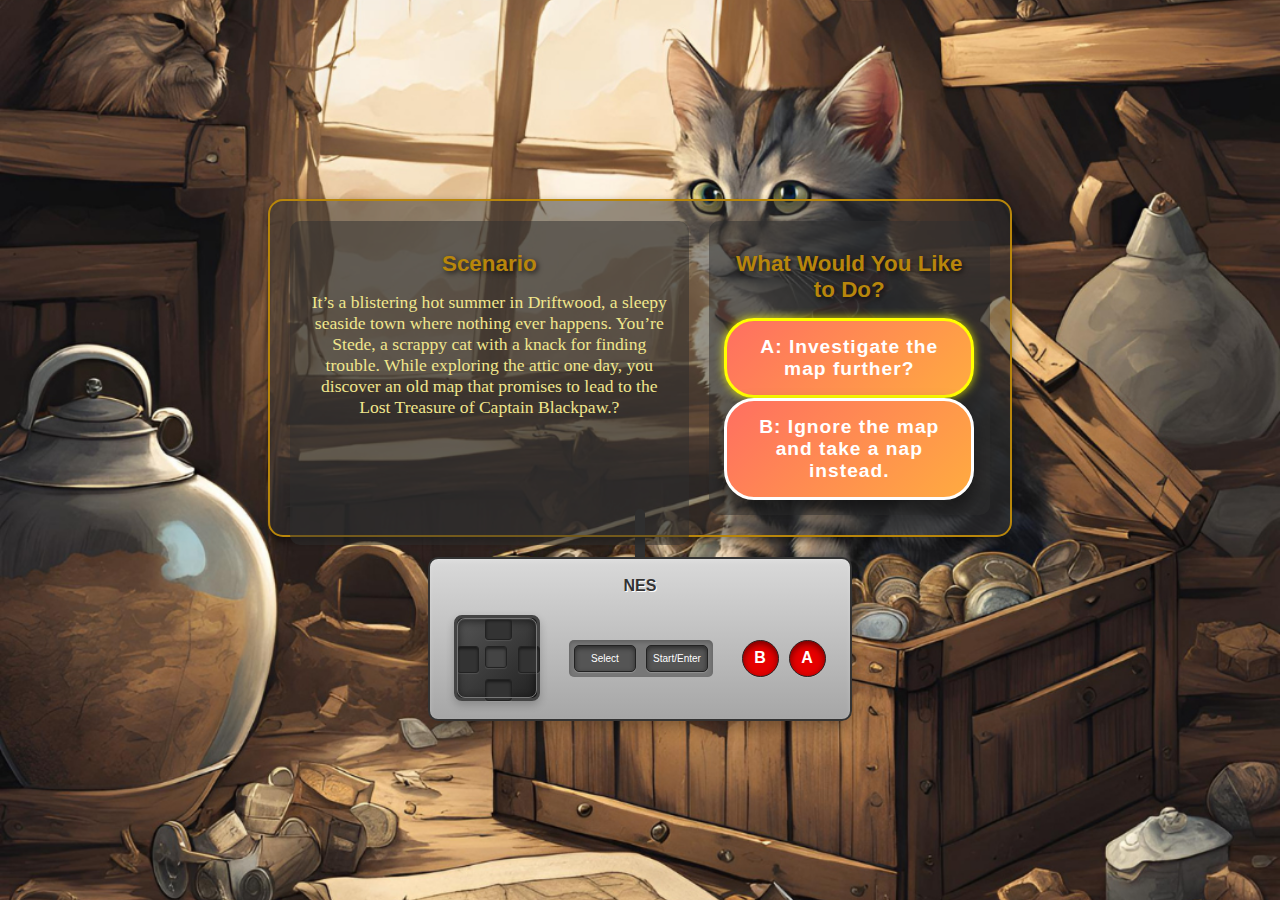
<file: index.html>
<!DOCTYPE html>
<html lang="en">
<head>
    <meta charset="UTF-8">
    <meta name="viewport" content="width=device-width, initial-scale=1.0">
    <title>Choose Your Adventure</title>
    <link rel="stylesheet" href="css/styles.css">
</head>
<body>

<!-- Game Container -->
<div class="game-container">
    <!-- Story Window -->
    <div class="story-window window">
        <h1>Scenario</h1>
        <div id="storyboard"></div>
    </div>

    <!-- Options and Controls -->
    <div class="options-controls">
        <!-- Options Window -->
        <div class="window" id="options-window">
            <h1>What Would You Like to Do?</h1>
            <div id="options">
                <button id="optionA" class="option-button"></button>
                <button id="optionB" class="option-button"></button>
            </div>
        </div>
    </div>
</div>
<!-- Controller Window -->

<div w3-include-html="nintendo_nes_controller.html"></div>
<!--<div id="controller-content"></div>-->
<script src = "js/htmlInclude.js" ></script >

<script type="module" src = "js/controllerSetup.js" ></script >
<script type="module" src = "js/storyboard.js"></script>
<script>
    includeHTML();
</script>
<!--<script>-->
<!--    fetch('nintendo_nes_controller.html')-->
<!--    .then(response => response.text())-->
<!--     .then(data => {-->
<!--        document.getElementById('controller-content').innerHTML = data;-->
<!--    })-->
<!--     .catch(error => console.error('Error loading HTML:', error));-->
<!--</script>-->

</body>
</html>
</file>
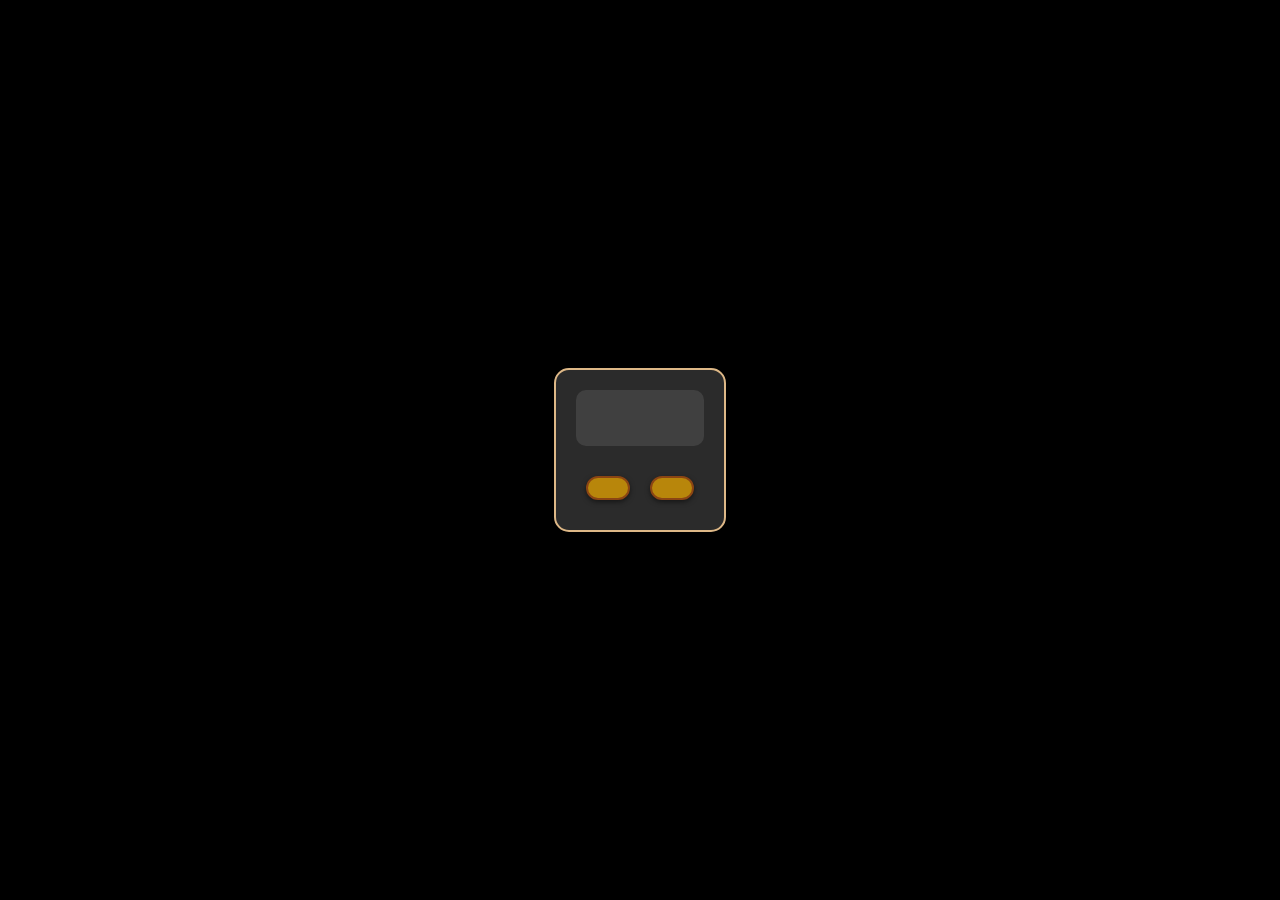
<file: ver1/index.html>
<!DOCTYPE html>
<html lang="en">
  <head>
    <meta charset="UTF-8" />
    <meta name="viewport" content="width=device-width, initial-scale=1.0" />
    <title>Choose Your Own Adventure</title>
    <link rel="stylesheet" href="styles.css" />
  </head>
  <body>

    <div class="game-container">
      <div id="story-box">
        <p id="storyboard"></p>
      </div>
      <div class="buttons">
        <button id="optionA" onclick="option(1)"></button>
        <button id="optionB" onclick="option(2)"></button>
      </div>
    </div>

    <script type="module" src = "main.js" ></script >
  </body>
</html>
</file>
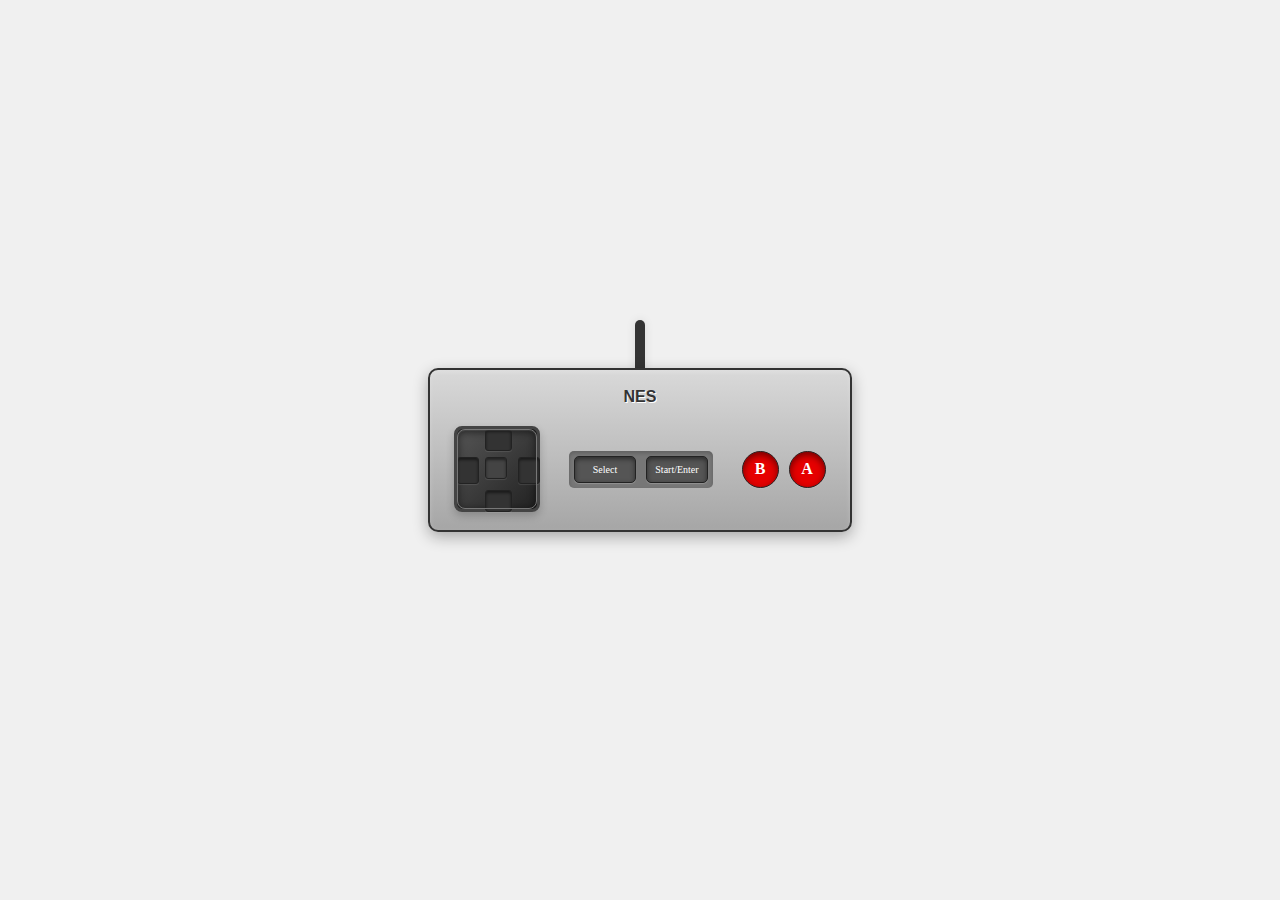
<file: nintendo_nes_controller.html>
<!DOCTYPE html>
<html lang="en">
<head>
    <meta charset="UTF-8">
    <meta name="viewport" content="width=device-width, initial-scale=1.0">
    <link rel="stylesheet" href="css/nes_controller_styles.css">
    <title>Nintendo NES Controller</title>
</head>
<body>

<div class="nes-controller">
    <div class="controller-cord"></div>
    <div class="logo-area">NES</div>

    <div class="controller-content" id="game-container">

        <div id="d-pad" class="d-pad">
            <div id="up" class="d-pad-up"></div>
            <div id="down" class="d-pad-down"></div>
            <div id="left" class="d-pad-left"></div>
            <div id="right" class="d-pad-right"></div>
            <div id="center" class="d-pad-center"></div>
        </div>

        <div class="select-start">
            <div class="button-select" id="selectButton">Select</div>
            <div class="button-start" id="startButton">Start/Enter</div>
        </div>

        <div class="buttons">
            <div class="button-b" onclick="handleOptionSelection(2)">B</div>
            <div class="button-a" onclick="handleOptionSelection(1)">A</div>
        </div>
    </div>
</div>

</body>
</html>
</file>
<file: css/styles.css>
@import url(mq.css);

body {
    font-family: "Arial", sans-serif;
    background-color: #0c3d52;
    color: #f4f4f4;
    margin: 0;
    padding: 0;
    display: flex;
    justify-content: center;
    align-items: center;
    min-height: 100vh;
    flex-direction: column;
    text-align: center;
    background-size: cover; /* Enables background image covering */
    background-position: center; /* Center the background image */
    transition: background-image 1s ease-in-out; /* Smooth transition */
}

.game-container {
    width: 100%;
    margin: 20px;
    padding: 20px;
    background-color: rgba(46, 46, 46, 0.5); /* Stormy Grey with transparency */
    border: 2px solid #b8860b; /* Treasure Gold */
    border-radius: 15px;
    box-shadow: 0 4px 8px rgba(0, 0, 0, 0.5);
    display: flex;
    /*flex-direction: column;*/
    gap: 20px;
}

.window {
    padding: 15px;
    background-color: rgba(46, 46, 46, 0.5); /* Stormy Grey with transparency */
    border-radius: 10px;
}

h1 {
    font-size: 1.4em;
    color: #b8860b; /* Treasure Gold */
    text-shadow: 2px 2px 5px rgba(0, 0, 0, 0.7);
}

#storyboard {
    margin-top: 10px;
    font-size: 1.1em;
    font-family: "Georgia", serif;
    color: #f0e68c; /* Sail White */
}

.options-controls {
    display: flex;
    flex-direction: column;
    gap: 20px;
    align-items: center; /* Center items in the container */
}

.controller {
    display: flex;
    flex-direction: column;
    gap: 20px; /* Ensure space between buttons */
    align-items: stretch; /* Stretch buttons to the same width */
}

button {
    background: linear-gradient(135deg, #ff6f61, #ffab40);
    color: #ffffff;
    font-weight: bold; /* Bold text to stand out */
    border: 3px solid #fff; /* White border for a striking look */
    padding: 15px;
    cursor: pointer;
    border-radius: 30px; /* Rounded edges for a game show feel */
    font-size: 1.2em;
    transition: background 0.3s ease, transform 0.2s;
    box-shadow: 0 8px 15px rgba(0, 0, 0, 0.5); /* Deep shadow for a dynamic effect */
    width: 100%; /* Full width of the container */
    max-width: 250px; /* Limit maximum width */
    text-align: center; /* Center the text */
    letter-spacing: 1px; /* Slight spacing between letters */
}

button:hover {
    background: linear-gradient(135deg, #ffab40, #ff6f61); /* Reverse gradient on hover for interactivity */
    box-shadow: 0 10px 25px rgba(0, 0, 0, 0.6); /* Enhance shadow on hover */
    transform: scale(1.05); /* Slightly increase size on hover */
}

button:active {
    transform: scale(0.98); /* Slight reduction in size on click */
}

button:focus {
    outline: none;
    box-shadow: 0 0 10px 4px rgba(255, 171, 64, 0.7); /* Glowing effect on focus */
}

.story-window {
    background-size: cover;
    background-position: center;
    width: 100%;
    height: 100%;
}
</file>
<file: ver1/styles.css>
body {
    font-family: 'Arial', sans-serif;
    /*background-color: #0c1c3d; !* Deep ocean blue *!*/
    background-color: rgba(0,0,0,1);
    color: #f4f4f4; /* Light parchment text color */
    margin: 0;
    padding: 0;
    height: 100vh; /* Full viewport height */
    display: flex;
    justify-content: center;
    align-items: center;
}

.game-container {
    max-width: 600px;
    margin: 0 auto;
    padding: 20px;
    background-color: #2b2b2b; /* Dark pirate ship color */
    /*border: 2px solid #deb887; !* Border resembling an old treasure map *!*/
    border: 2px solid #deb887; /* Border resembling an old treasure map */
    border-radius: 15px;
    box-shadow: 0 4px 8px rgba(0, 0, 0, 0.5); /* Stronger shadow for depth */
    text-align: center; /* Center the text */
}

#story-box {
    background-color: #404040; /* Darker grey for contrast */
    padding: 20px;
    border-radius: 10px;
    margin-bottom: 20px;
}

#story-text {
    font-size: 1.2em;
    font-family: 'Georgia', serif; /* A more old-world style */
    color: #f0e68c; /* Golden text resembling treasure */
}

.buttons {
    display: flex;
    justify-content: space-evenly;
    margin-top: 20px;
}

button {
    background-color: #b8860b; /* Golden button color */
    color: #f4f4f4;
    border: 2px solid #8b4513; /* Dark brown border for a pirate touch */
    padding: 10px 20px;
    margin: 10px;
    cursor: pointer;
    border-radius: 360px; /* Rounded buttons for a softer look */
    font-size: 1.1em;
    transition: background-color 0.3s ease;
    box-shadow: 0 2px 5px rgba(0, 0, 0, 0.5); /* Slight shadow for depth */
}

button:hover {
    background-color: #8b4513; /* Darker brown on hover */
    box-shadow: 0 4px 10px rgba(0, 0, 0, 0.7); /* Stronger shadow when hovering */
}

button:active {
    transform: scale(0.95); /* Button press effect */
}

h1 {
    font-size: 2em;
    color: #b8860b; /* Gold accent for headings */
    text-shadow: 2px 2px 5px rgba(0, 0, 0, 0.7); /* Shadow for a dramatic effect */
}
</file>
<file: css/nes_controller_styles.css>
body {
    display: flex;
    justify-content: center;
    align-items: center;
    height: 100vh;
    background-color: #f0f0f0;
    margin: 0;
}

.nes-controller {
    position: relative;
    width: 400px;
    height: 140px;
    background: linear-gradient(to bottom, #d9d9d9, #a6a6a6);
    border-radius: 10px;
    border: 2px solid #333;
    display: flex;
    flex-direction: column;
    justify-content: space-around;
    align-items: center;
    padding: 10px;
    box-shadow: 0 5px 15px rgba(0, 0, 0, 0.3), inset 0 2px 5px rgba(255, 255, 255, 0.2);
}

.controller-cord {
    position: absolute;
    top: -50px;
    left: 50%;
    transform: translateX(-50%);
    width: 10px;
    height: 140px;
    background-color: #333;
    border-radius: 5px;
    box-shadow: 0 0 10px rgba(0, 0, 0, 0.1);
    z-index: -1;
}

.logo-area {
    font-size: 16px;
    font-family: 'Arial', sans-serif;
    color: #333;
    font-weight: bold;
    margin-bottom: 5px;
    text-shadow: 1px 1px 0px #fff;
}

.controller-content {
    display: flex;
    justify-content: space-around;
    align-items: center;
    width: 100%;
}

.d-pad {
    display: grid;
    grid-template-areas:
        ". up ."
        "left center right"
        ". down .";
    gap: 6px;
    width: 80px; /* Increased size */
    height: 80px; /* Increased size */
    background: linear-gradient(to bottom right, #555, #222);
    border-radius: 8px;
    box-shadow: inset 0 2px 10px rgba(0, 0, 0, 0.7), 0 4px 8px rgba(0, 0, 0, 0.2);
    border: 3px solid #444;
    position: relative;
}

.d-pad::after {
    content: '';
    position: absolute;
    top: 0;
    left: 0;
    right: 0;
    bottom: 0;
    border: 1px solid #777;
    border-radius: 8px;
    box-shadow: inset 0 1px 1px rgba(255, 255, 255, 0.1);
}

.d-pad-up, .d-pad-down, .d-pad-left, .d-pad-right, .d-pad-center {
    background-color: #333;
    border-radius: 3px;
    box-shadow: inset 0 2px 3px rgba(0, 0, 0, 0.5), 0 1px 1px rgba(255, 255, 255, 0.1);
    border: 1px solid #222;
}

.d-pad-up {
    grid-area: up;
    width: 25px; /* Increased width */
    height: 20px; /* Increased height */
}

.d-pad-down {
    grid-area: down;
    width: 25px; /* Increased width */
    height: 20px; /* Increased height */
}

.d-pad-left {
    grid-area: left;
    width: 20px; /* Increased width */
    height: 25px; /* Increased height */
}

.d-pad-right {
    grid-area: right;
    width: 20px; /* Increased width */
    height: 25px; /* Increased height */
}

.d-pad-center {
    grid-area: center;
    width: 20px; /* Increased size */
    height: 20px; /* Increased size */
    background-color: #444;
}

.select-start {
    display: flex;
    flex-direction: row;
    gap: 10px;
    align-items: center;
    background: #777;
    border-radius: 5px;
    padding: 5px;
    box-shadow: inset 0 2px 4px rgba(0, 0, 0, 0.2);
}

.button-select, .button-start {
    width: 60px;
    height: 25px;
    background-color: #555;
    border-radius: 5px;
    display: flex;
    justify-content: center;
    align-items: center;
    color: #fff;
    font-size: 10px;
    cursor: pointer;
    box-shadow: inset 0 2px 5px rgba(0, 0, 0, 0.5), 0 1px 1px rgba(255, 255, 255, 0.2);
    border: 1px solid #222;
}

.buttons {
    display: flex;
    flex-direction: row;
    gap: 10px;
    align-items: center;
}

.button-b, .button-a {
    width: 35px;
    height: 35px;
    background-color: #e60000;
    border-radius: 50%;
    display: flex;
    justify-content: center;
    align-items: center;
    color: #fff;
    font-weight: bold;
    box-shadow: inset 0 3px 7px rgba(0, 0, 0, 0.5), 0 1px 1px rgba(255, 255, 255, 0.1);
    cursor: pointer;
    border: 1px solid #222;
}

.dpad-button {
    width: 50px;
    height: 50px;
    margin: 5px;
    cursor: pointer;
}

.highlighted {
    border: 3px solid #ff0;  /* Yellow border for highlight */
    box-shadow: 0 0 10px rgba(255, 255, 0, 0.8); /* Glowing effect */
}
</file>
